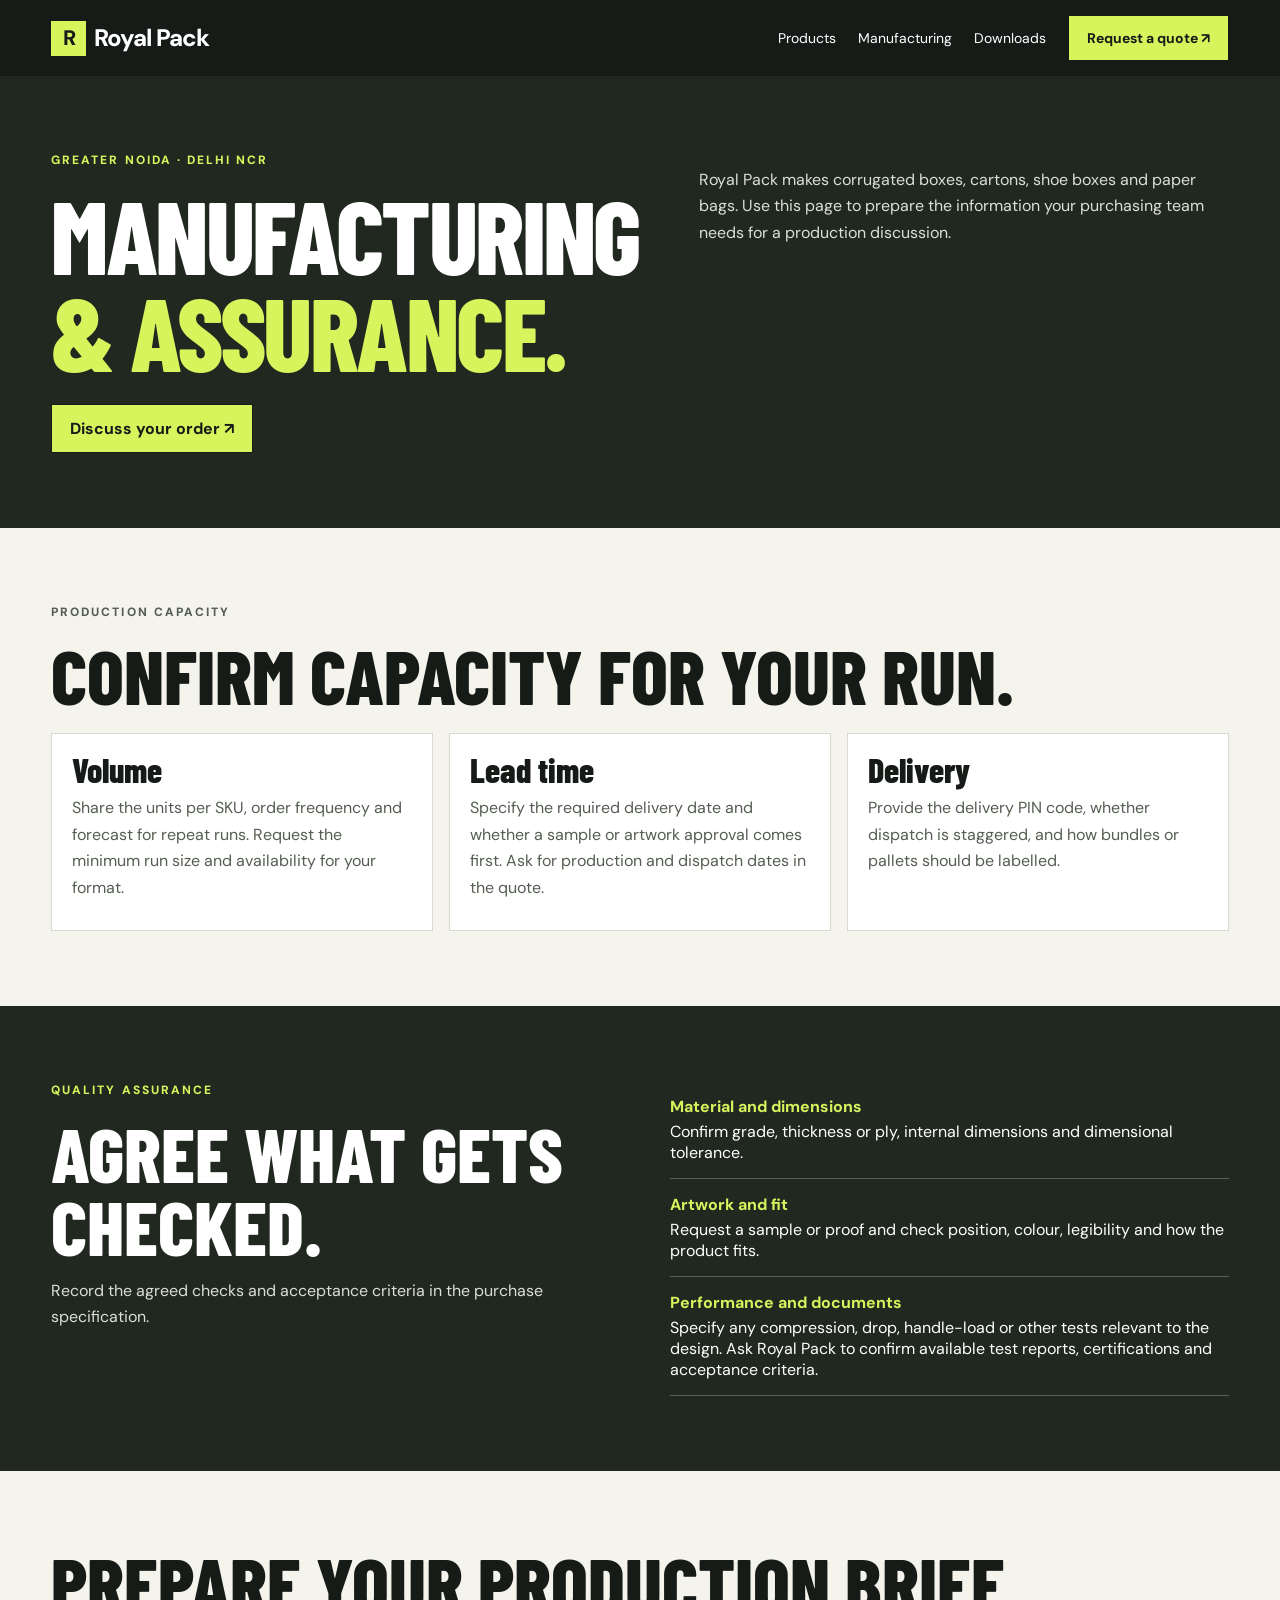
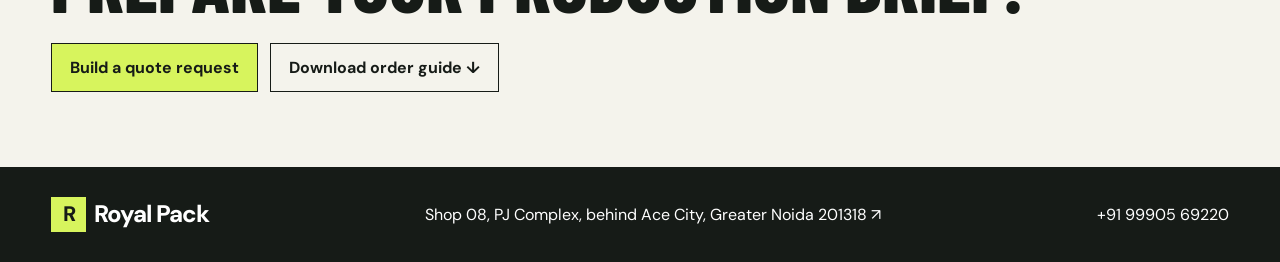
<file: manufacturing.html>
<!doctype html><html lang="en"><head><meta charset="utf-8"><meta name="viewport" content="width=device-width,initial-scale=1"><title>Manufacturing & Assurance | Royal Pack</title><meta name="description" content="Explore corrugated boxes, printed cartons, shoe boxes and paper bags. Build a custom packaging quote with Royal Pack in Greater Noida."><link rel="stylesheet" href="style.css"><script src="app.js" defer></script></head><body>
<header><div class="wrap"><a class="brand" href="./"><i aria-hidden="true">R</i>Royal Pack</a><nav class="nav" aria-label="Main navigation"><a href="index.html#products">Products</a><a href="manufacturing.html">Manufacturing</a><a href="index.html#downloads">Downloads</a><a class="btn" href="index.html#quote">Request a quote ↗</a></nav></div></header>
<main><section class="section dark"><div class="wrap cap"><div><p class="eyebrow">Greater Noida · Delhi NCR</p><h1>Manufacturing<br><em>& assurance.</em></h1><div class="actions"><a class="btn" href="index.html#quote">Discuss your order ↗</a></div></div><p>Royal Pack makes corrugated boxes, cartons, shoe boxes and paper bags. Use this page to prepare the information your purchasing team needs for a production discussion.</p></div></section><section class="section wrap"><p class="eyebrow">Production capacity</p><h2>Confirm capacity for your run.</h2><div class="grid"><article class="card card-body"><h3>Volume</h3><p>Share the units per SKU, order frequency and forecast for repeat runs. Request the minimum run size and availability for your format.</p></article><article class="card card-body"><h3>Lead time</h3><p>Specify the required delivery date and whether a sample or artwork approval comes first. Ask for production and dispatch dates in the quote.</p></article><article class="card card-body"><h3>Delivery</h3><p>Provide the delivery PIN code, whether dispatch is staggered, and how bundles or pallets should be labelled.</p></article></div></section><section class="section dark"><div class="wrap cap"><div><p class="eyebrow">Quality assurance</p><h2>Agree what gets checked.</h2><p>Record the agreed checks and acceptance criteria in the purchase specification.</p></div><ul class="checks"><li><strong>Material and dimensions</strong>Confirm grade, thickness or ply, internal dimensions and dimensional tolerance.</li><li><strong>Artwork and fit</strong>Request a sample or proof and check position, colour, legibility and how the product fits.</li><li><strong>Performance and documents</strong>Specify any compression, drop, handle-load or other tests relevant to the design. Ask Royal Pack to confirm available test reports, certifications and acceptance criteria.</li></ul></div></section><section class="section wrap"><h2>Prepare your production brief.</h2><div class="actions"><a class="btn" href="index.html#quote">Build a quote request</a><a class="btn ghost" href="pdf/custom-packaging-guide.pdf" download>Download order guide ↓</a></div></section></main><footer><div class="wrap"><a class="brand" href="./"><i aria-hidden="true">R</i>Royal Pack</a><a href="https://maps.app.goo.gl/SAcbLnkSejSNnWqt8">Shop 08, PJ Complex, behind Ace City, Greater Noida 201318 ↗</a><a href="tel:+919990569220">+91 99905 69220</a></div></footer></body></html>
</file>
<file: style.css>
@import url('https://fonts.googleapis.com/css2?family=Barlow+Condensed:wght@600;700;800&family=DM+Sans:wght@400;500;600;700&display=swap');
:root{--ink:#161b17;--green:#d7f45d;--cream:#f4f3ec;--line:#d8d9cf;--muted:#555e52}*{box-sizing:border-box}html{scroll-behavior:smooth}body{margin:0;background:var(--cream);color:var(--ink);font-family:"DM Sans",Arial,sans-serif}a{color:inherit;text-decoration:none}button,input,select,textarea{font:inherit}button{cursor:pointer}img{display:block;width:100%}.wrap{width:min(1240px,92%);margin:auto}header{background:var(--ink);color:white}header .wrap,.nav,footer .wrap{display:flex;align-items:center;justify-content:space-between;gap:22px}.brand{font-size:24px;font-weight:800;white-space:nowrap;letter-spacing:-1px}.brand i{display:inline-grid;place-items:center;background:var(--green);color:var(--ink);font-style:normal;font-size:21px;width:35px;height:35px;margin-right:8px}header .wrap{min-height:76px}.nav{font-size:14px;flex-wrap:wrap;justify-content:flex-end}.btn{display:inline-flex;align-items:center;justify-content:center;gap:10px;border:1px solid var(--ink);padding:13px 18px;background:var(--green);color:var(--ink);font-weight:700;min-height:46px}.btn:hover{background:#e8ff9d}.ghost{background:transparent;color:inherit;border-color:currentColor}.ghost:hover{background:#d7f45433}.hero{background:var(--ink);color:white}.hero-inner{display:grid;grid-template-columns:1fr 1.02fr;min-height:540px}.hero-copy{padding:70px 7% 66px max(4vw,calc((100vw - 1240px)/2));align-self:center}.hero-media{position:relative;background:#514939}.hero-media img{height:100%;position:absolute;object-fit:cover}.hero-media span{position:absolute;bottom:0;right:0;padding:12px 20px;background:var(--green);color:var(--ink);font-size:13px;font-weight:700}h1,h2,h3{font-family:"Barlow Condensed","Arial Narrow",sans-serif;line-height:.95;margin:0;font-weight:800}h1{font-size:clamp(64px,8vw,132px);text-transform:uppercase;letter-spacing:-.025em}h1 em{color:var(--green);font-style:normal}h2{font-size:clamp(46px,6vw,84px);text-transform:uppercase}h3{font-size:34px}.eyebrow{font-size:12px;letter-spacing:.17em;text-transform:uppercase;font-weight:800;margin:0 0 15px;color:var(--muted)}.hero .eyebrow,.dark .eyebrow{color:var(--green)}p{line-height:1.65}.hero-copy p:not(.eyebrow){max-width:450px;color:#e1e4da}.actions{display:flex;flex-wrap:wrap;gap:12px;margin-top:24px}.quick{border-bottom:1px solid var(--line);padding:16px 0}.tags{display:flex;flex-wrap:wrap;gap:8px}.tag{border:1px solid var(--line);background:none;padding:8px 14px;border-radius:30px;font-size:13px}.tag[aria-pressed=true],.tag:hover{background:var(--ink);color:#fff}.section{padding:75px 0}.section-head{display:flex;align-items:end;justify-content:space-between;gap:16px;margin-bottom:26px}.grid{display:grid;grid-template-columns:repeat(3,1fr);gap:16px;margin-top:22px}.card{border:1px solid var(--line);min-width:0;background:#fff}.card img{aspect-ratio:1.47;object-fit:cover;background:#d9c3a4}.card-body{padding:20px}.card-body p{color:var(--muted);margin:9px 0}.card .actions{margin-top:15px}.card .btn{padding:9px 12px;min-height:40px;font-size:13px}.dark{background:#202820;color:white}.dark p{color:#dbe0d5}.cap{display:grid;grid-template-columns:1fr 1fr;gap:60px}.checks{list-style:none;margin:0;padding:0}.checks li{border-bottom:1px solid #576352;padding:15px 0}.checks strong{display:block;color:var(--green);margin-bottom:4px}.downloads a{display:flex;justify-content:space-between;border-top:1px solid var(--line);padding:15px 0;font-weight:700}.downloads a:hover{text-decoration:underline}.quote{background:#ecede2}.quote-layout{display:grid;grid-template-columns:1fr 1.5fr;gap:48px}.panel{background:#fff;border:1px solid var(--line);padding:26px}fieldset{border:0;margin:0;padding:0;min-width:0}legend{font-weight:800;font-size:22px;margin-bottom:16px}.fields{display:grid;grid-template-columns:1fr 1fr;gap:13px}label{display:block;font-size:14px;font-weight:700}input,select,textarea{display:block;width:100%;border:1px solid #9ca497;background:white;color:var(--ink);padding:10px;margin-top:6px;border-radius:0}textarea{min-height:75px}.wide{grid-column:1/-1}.status{font-size:13px;color:var(--muted)}pre{white-space:pre-wrap;overflow-wrap:anywhere;background:var(--cream);padding:14px}footer{background:var(--ink);color:white;padding:30px 0}footer a:hover{text-decoration:underline}[hidden]{display:none!important}:focus-visible{outline:3px solid #789000;outline-offset:3px}@media(max-width:760px){.hero-inner,.cap,.quote-layout{grid-template-columns:1fr;gap:22px}.hero-media{min-height:270px}.hero-copy{padding:48px 4% 20px}.grid{grid-template-columns:repeat(2,1fr)}header .wrap,footer .wrap{flex-wrap:wrap;padding:12px 0}.nav{justify-content:flex-start;gap:12px}.section{padding:48px 0}}@media(max-width:460px){.grid,.fields{grid-template-columns:1fr}.section-head{align-items:start;flex-direction:column}.panel{padding:17px}}
</file>
